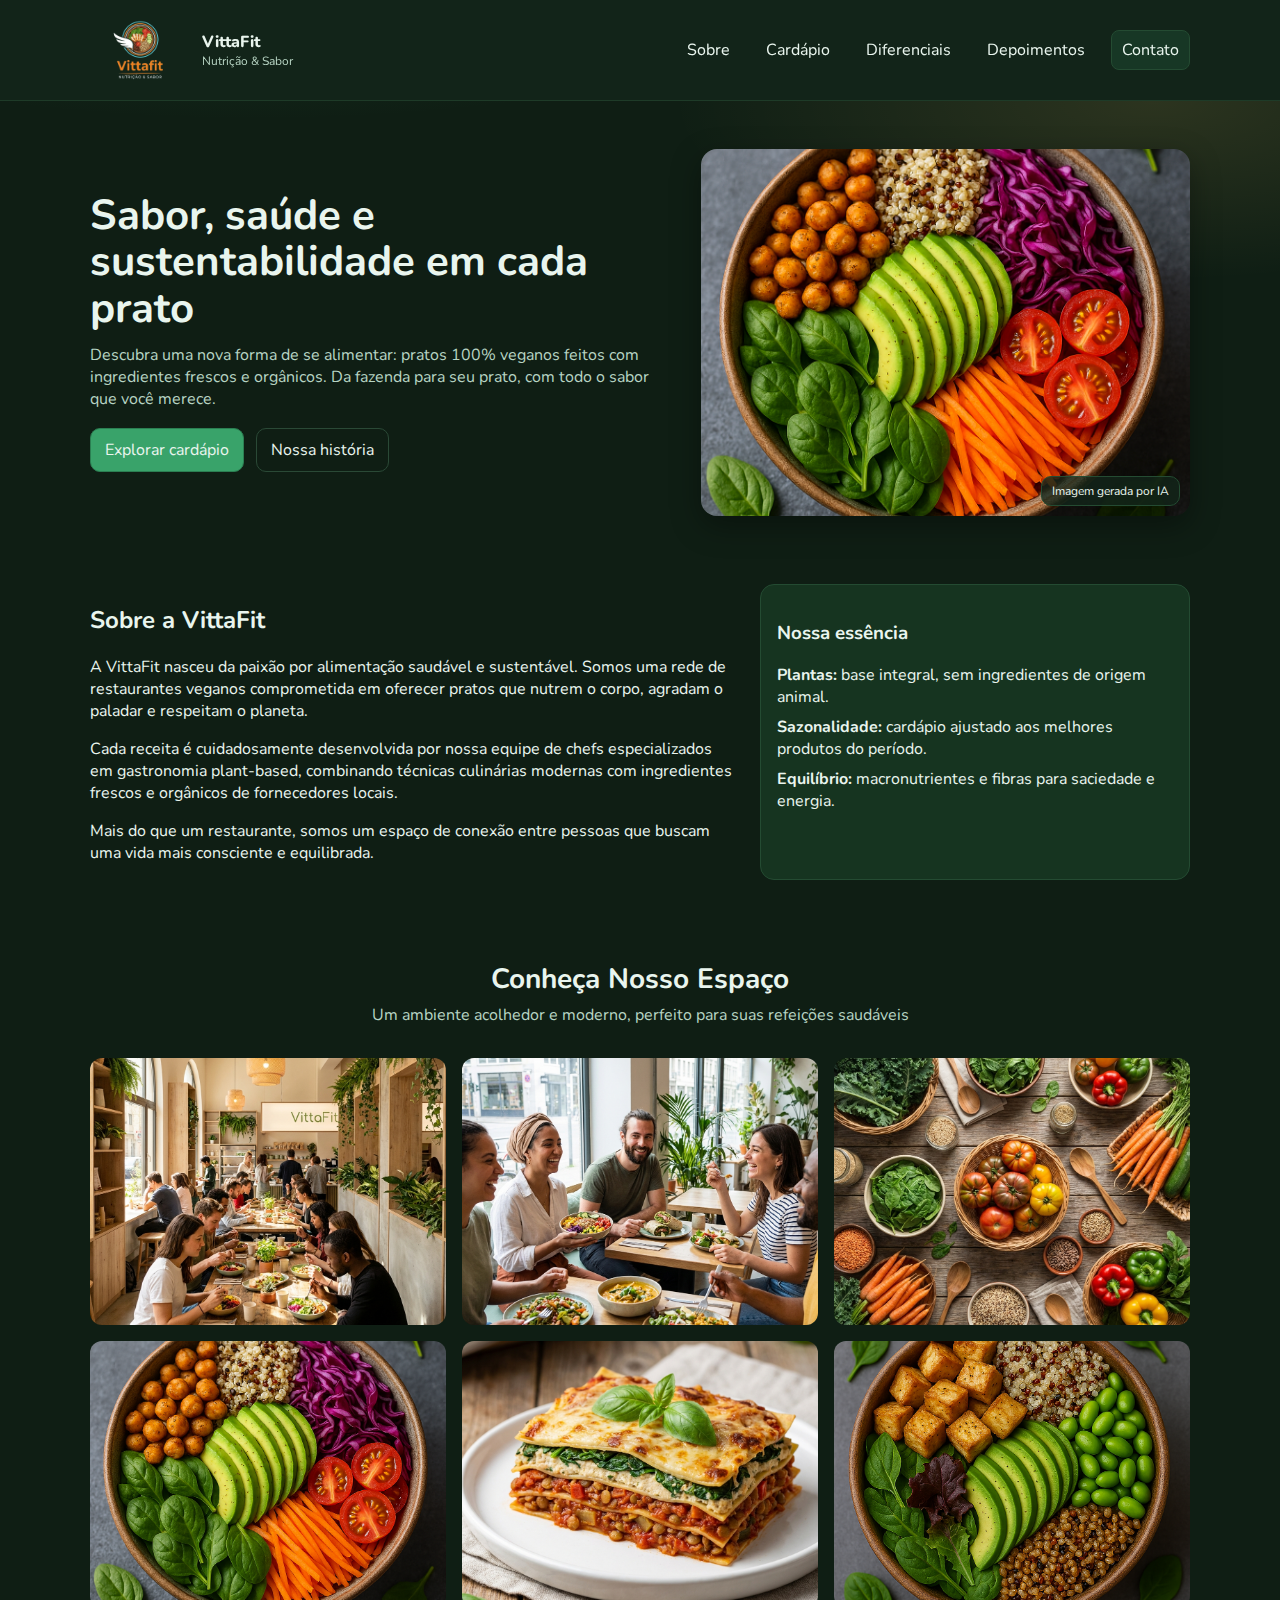
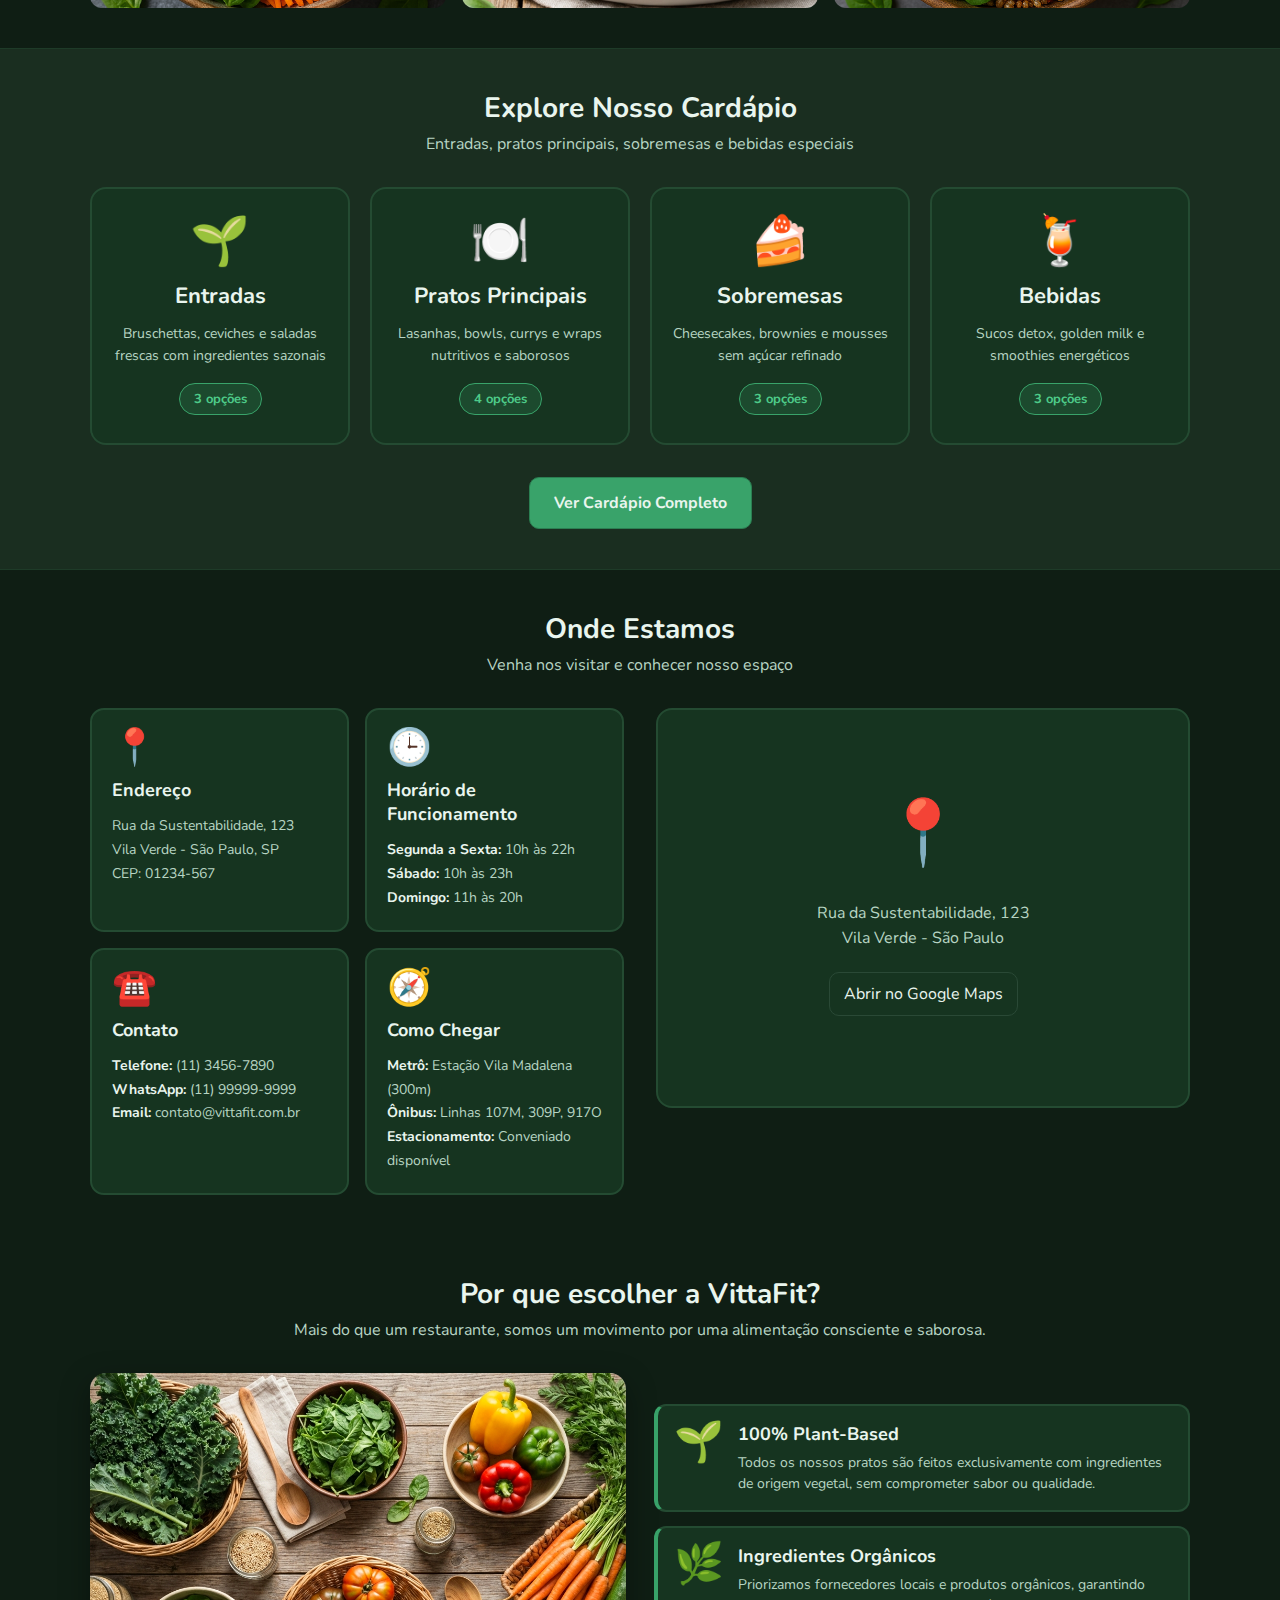
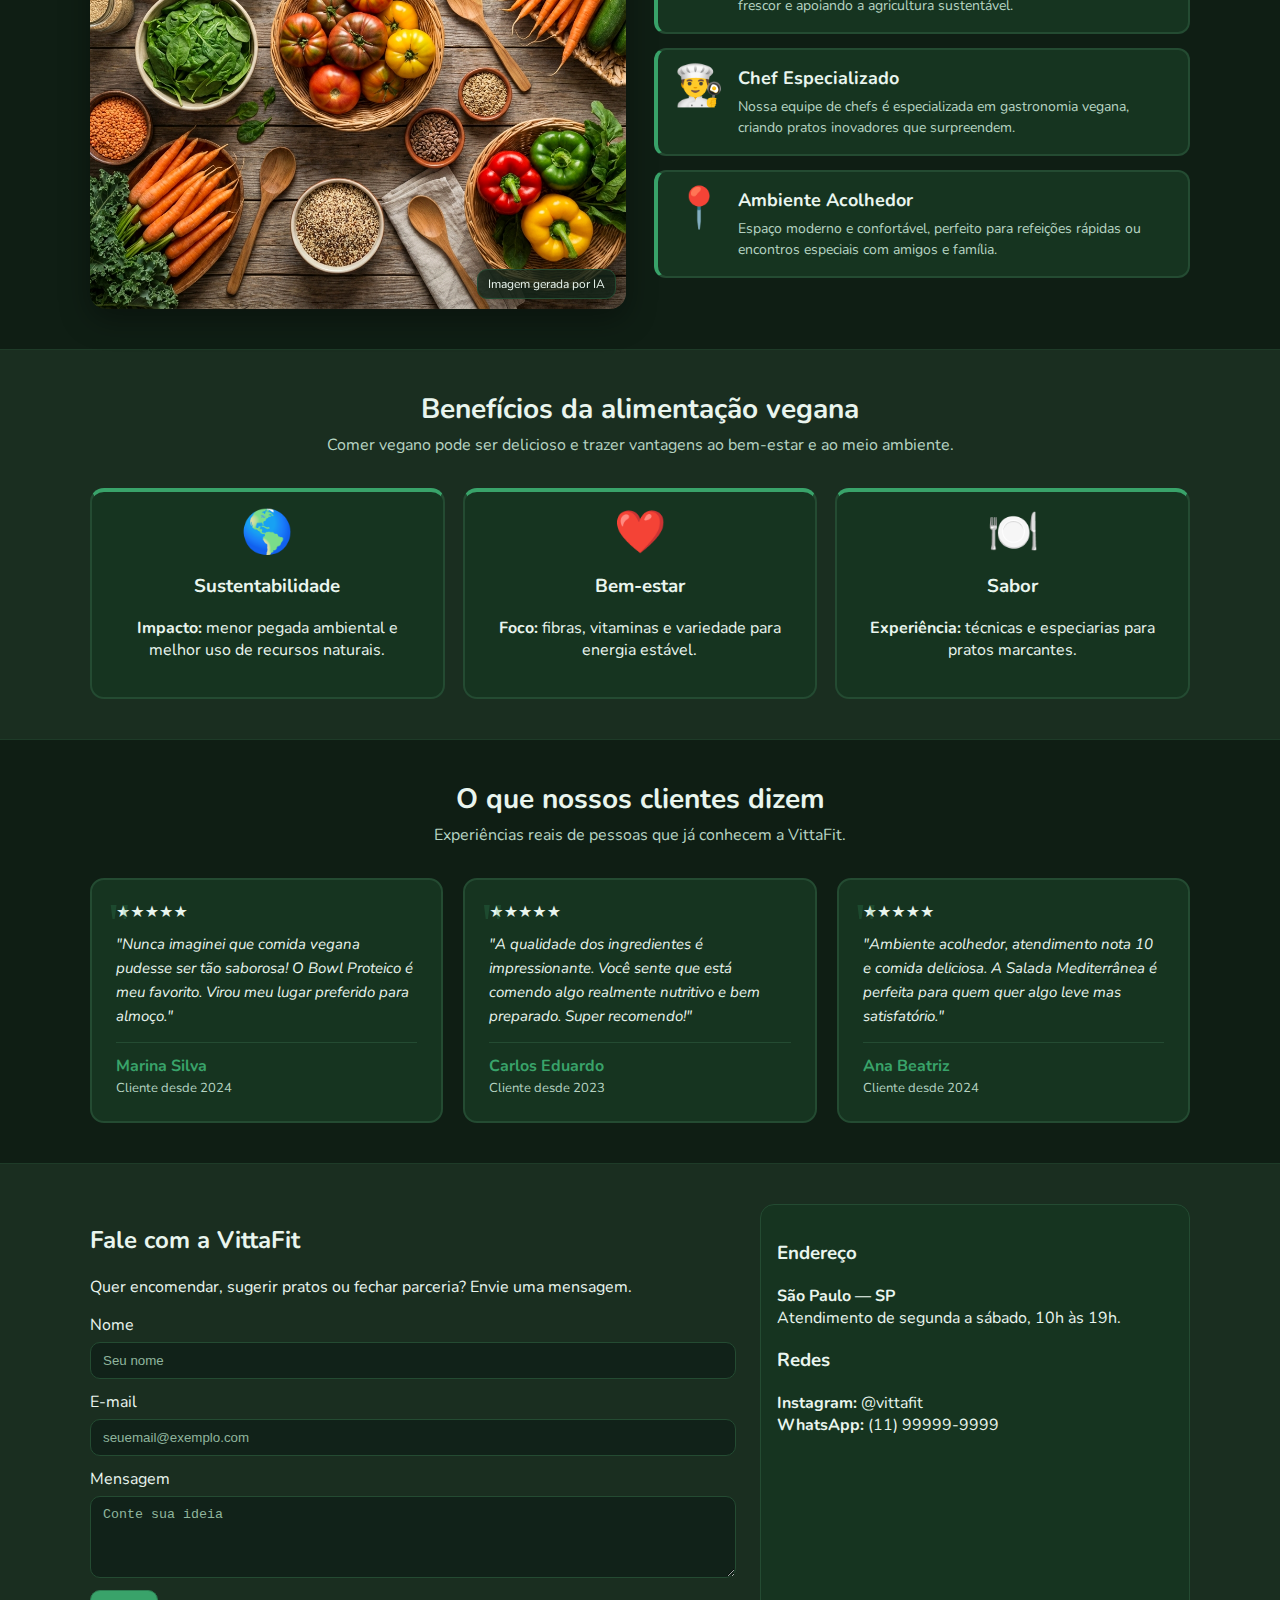
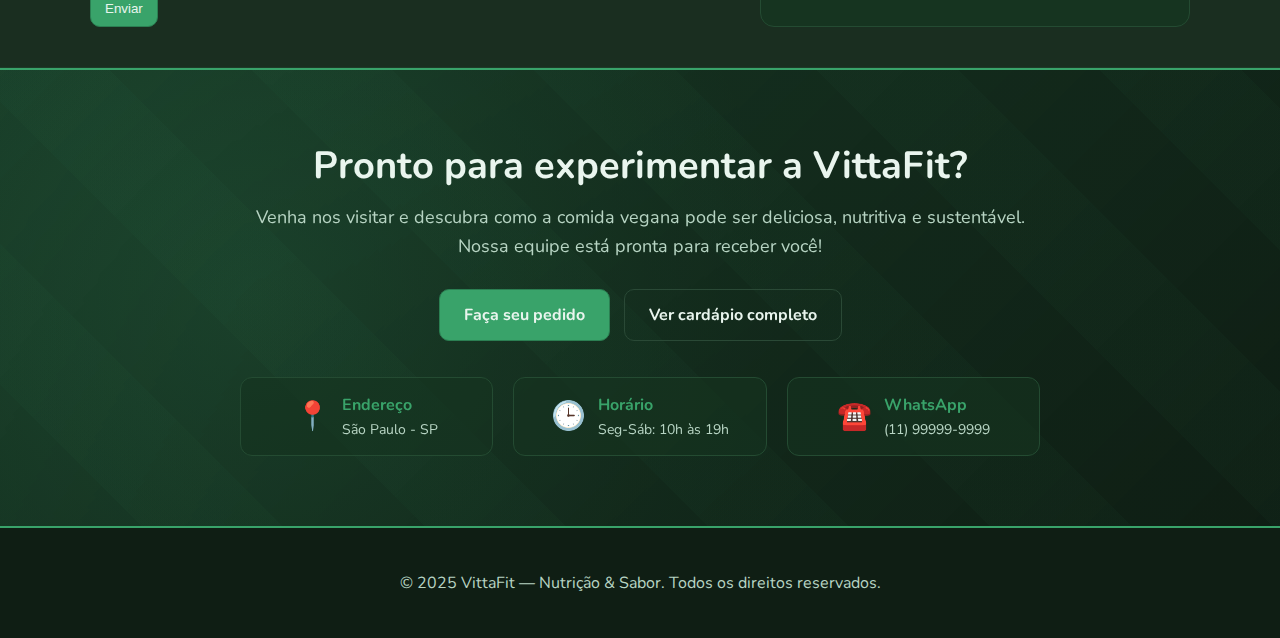
<file: index.html>
﻿<!-- index.html -->
<!DOCTYPE html>
<html lang="pt-BR">

<head>
  <meta charset="UTF-8" />
  <meta name="viewport" content="width=device-width, initial-scale=1" />
  <title>VittaFit - Restaurante Vegano | Nutrição, Sabor e Sustentabilidade</title>
  <meta name="description"
    content="VittaFit é uma rede de restaurantes veganos em São Paulo. Pratos 100% plant-based, ingredientes orgânicos e ambiente acolhedor. Descubra uma alimentação saudável, saborosa e sustentável." />
  <meta name="keywords"
    content="restaurante vegano, comida vegana, alimentação plant-based, VittaFit, São Paulo, comida saudável, sustentável, orgânico" />
  <meta name="author" content="VittaFit" />
  <link rel="stylesheet" href="styles.css" />
  <link rel="preconnect" href="https://fonts.googleapis.com">
  <link rel="preconnect" href="https://fonts.gstatic.com" crossorigin>
  <link href="https://fonts.googleapis.com/css2?family=Nunito:wght@400;700;800&display=swap" rel="stylesheet">
</head>

<body>
  <header class="topbar">
    <div class="container">
      <a class="brand" href="">
        <!-- Substitua pelo seu logo -->
        <div class="logo-circle"></div>
        <div class="brand-text">
          <strong>VittaFit</strong>
          <span>Nutrição & Sabor</span>
        </div>
      </a>
      <nav class="nav">
        <a href="#sobre">Sobre</a>
        <a href="cardapio.html">Cardápio</a>
        <a href="#porque">Diferenciais</a>
        <a href="#depoimentos">Depoimentos</a>
        <a href="#contato" class="btn">Contato</a>
      </nav>

    </div>
  </header>

  <section class="hero">
    <div class="container hero-grid">
      <div class="hero-text">
        <h1>Sabor, saúde e sustentabilidade em cada prato</h1>
        <p>Descubra uma nova forma de se alimentar: pratos 100% veganos feitos com ingredientes frescos e orgânicos. Da
          fazenda para seu prato, com todo o sabor que você merece.
        </p>
        <div class="hero-actions">
          <a href="cardapio.html" class="btn btn-primary">Explorar cardápio</a>
          <a href="#sobre" class="btn btn-outline">Nossa história</a>
        </div>

      </div>
      <div class="hero-image">
        <!-- Imagem gerada por IA (coloque seu arquivo/URL aqui) -->
        <img src="img/bowl.png" alt="Bowl vegano colorido gerado por IA com grãos, folhas e legumes" />
        <span class="img-tag">Imagem gerada por IA</span>
      </div>
    </div>
  </section>

  <section id="sobre" class="section">
    <div class="container">
      <div class="two-col">
        <div>
          <h2>Sobre a VittaFit</h2>
          <p>A VittaFit nasceu da paixão por alimentação saudável e sustentável. Somos uma rede de restaurantes veganos
            comprometida em oferecer pratos que nutrem o corpo, agradam o paladar e respeitam o planeta.</p>
          <p>Cada receita é cuidadosamente desenvolvida por nossa equipe de chefs especializados em gastronomia
            plant-based, combinando técnicas culinárias modernas com ingredientes frescos e orgânicos de fornecedores
            locais.</p>
          <p>Mais do que um restaurante, somos um espaço de conexão entre pessoas que buscam uma vida mais consciente e
            equilibrada.</p>
        </div>
        <div class="card soft">
          <h3>Nossa essência</h3>
          <ul class="list">
            <li><strong>Plantas:</strong> base integral, sem ingredientes de origem animal.</li>
            <li><strong>Sazonalidade:</strong> cardápio ajustado aos melhores produtos do período.</li>
            <li><strong>Equilíbrio:</strong> macronutrientes e fibras para saciedade e energia.</li>
          </ul>
        </div>
      </div>
    </div>
  </section>


  <!-- Galeria de Fotos -->
  <section id="galeria" class="section">
    <div class="container">
      <div class="section-head centered">
        <h2>Conheça Nosso Espaço</h2>
        <p>Um ambiente acolhedor e moderno, perfeito para suas refeições saudáveis</p>
      </div>

      <div class="gallery-grid">
        <div class="gallery-item">
          <img src="img/restaurant.png" alt="Interior do restaurante VittaFit" />
          <div class="gallery-overlay">
            <span>Ambiente Acolhedor</span>
          </div>
        </div>
        <div class="gallery-item">
          <img src="img/customers.png" alt="Clientes felizes na VittaFit" />
          <div class="gallery-overlay">
            <span>Experiência Única</span>
          </div>
        </div>
        <div class="gallery-item">
          <img src="img/ingredients.png" alt="Ingredientes frescos e orgânicos" />
          <div class="gallery-overlay">
            <span>Ingredientes Frescos</span>
          </div>
        </div>
        <div class="gallery-item">
          <img src="img/bowl.png" alt="Pratos coloridos e nutritivos" />
          <div class="gallery-overlay">
            <span>Pratos Vibrantes</span>
          </div>
        </div>
        <div class="gallery-item">
          <img src="img/lasanha.png" alt="Lasanha vegana caseira" />
          <div class="gallery-overlay">
            <span>Receitas Autorais</span>
          </div>
        </div>
        <div class="gallery-item">
          <img src="img/tofu.png" alt="Bowl saudável e balanceado" />
          <div class="gallery-overlay">
            <span>Nutrição Completa</span>
          </div>
        </div>
      </div>
    </div>
  </section>

  <!-- Preview do Cardápio -->
  <section id="cardapio-preview" class="section section-alt">
    <div class="container">
      <div class="section-head centered">
        <h2>Explore Nosso Cardápio</h2>
        <p>Entradas, pratos principais, sobremesas e bebidas especiais</p>
      </div>

      <div class="menu-preview-grid">
        <div class="menu-preview-card">
          <div class="menu-preview-icon">🌱</div>
          <h3>Entradas</h3>
          <p>Bruschettas, ceviches e saladas frescas com ingredientes sazonais</p>
          <span class="menu-preview-count">3 opções</span>
        </div>

        <div class="menu-preview-card">
          <div class="menu-preview-icon">🍽️</div>
          <h3>Pratos Principais</h3>
          <p>Lasanhas, bowls, currys e wraps nutritivos e saborosos</p>
          <span class="menu-preview-count">4 opções</span>
        </div>

        <div class="menu-preview-card">
          <div class="menu-preview-icon">🍰</div>
          <h3>Sobremesas</h3>
          <p>Cheesecakes, brownies e mousses sem açúcar refinado</p>
          <span class="menu-preview-count">3 opções</span>
        </div>

        <div class="menu-preview-card">
          <div class="menu-preview-icon">🍹</div>
          <h3>Bebidas</h3>
          <p>Sucos detox, golden milk e smoothies energéticos</p>
          <span class="menu-preview-count">3 opções</span>
        </div>
      </div>

      <div class="menu-preview-cta">
        <a href="cardapio.html" class="btn btn-primary btn-large">Ver Cardápio Completo</a>
      </div>
    </div>
  </section>

  <!-- Localização -->
  <section id="localizacao" class="section">
    <div class="container">
      <div class="section-head centered">
        <h2>Onde Estamos</h2>
        <p>Venha nos visitar e conhecer nosso espaço</p>
      </div>

      <div class="location-grid">
        <div class="location-info">
          <div class="location-card">
            <div class="location-icon">📍</div>
            <h3>Endereço</h3>
            <p>Rua da Sustentabilidade, 123<br/>
            Vila Verde - São Paulo, SP<br/>
            CEP: 01234-567</p>
          </div>

          <div class="location-card">
            <div class="location-icon">🕒</div>
            <h3>Horário de Funcionamento</h3>
            <p><strong>Segunda a Sexta:</strong> 10h às 22h<br/>
            <strong>Sábado:</strong> 10h às 23h<br/>
            <strong>Domingo:</strong> 11h às 20h</p>
          </div>

          <div class="location-card">
            <div class="location-icon">☎️</div>
            <h3>Contato</h3>
            <p><strong>Telefone:</strong> (11) 3456-7890<br/>
            <strong>WhatsApp:</strong> (11) 99999-9999<br/>
            <strong>Email:</strong> contato@vittafit.com.br</p>
          </div>

          <div class="location-card">
            <div class="location-icon">🧭</div>
            <h3>Como Chegar</h3>
            <p><strong>Metrô:</strong> Estação Vila Madalena (300m)<br/>
            <strong>Ônibus:</strong> Linhas 107M, 309P, 917O<br/>
            <strong>Estacionamento:</strong> Conveniado disponível</p>
          </div>
        </div>

        <div class="location-map">
          <div class="map-placeholder">
            <div class="map-icon">📍</div>
            <p>Rua da Sustentabilidade, 123<br/>Vila Verde - São Paulo</p>
            <a href="https://maps.google.com" target="_blank" class="btn btn-outline">Abrir no Google Maps</a>
          </div>
        </div>
      </div>
    </div>
  </section>
<section id="porque" class="section">
    <div class="container">
      <div class="section-head centered">
        <h2>Por que escolher a VittaFit?</h2>
        <p>Mais do que um restaurante, somos um movimento por uma alimentação consciente e saborosa.</p>
      </div>

      <div class="why-grid">
        <div class="why-image">
          <img src="img/ingredients.png" alt="Ingredientes frescos e orgânicos" />
          <span class="img-tag">Imagem gerada por IA</span>
        </div>
        <div class="why-features">
          <div class="feature-card">
            <div class="feature-icon">🌱</div>
            <div>
              <h3>100% Plant-Based</h3>
              <p>Todos os nossos pratos são feitos exclusivamente com ingredientes de origem vegetal, sem comprometer
                sabor ou qualidade.</p>
            </div>
          </div>
          <div class="feature-card">
            <div class="feature-icon">🌿</div>
            <div>
              <h3>Ingredientes Orgânicos</h3>
              <p>Priorizamos fornecedores locais e produtos orgânicos, garantindo frescor e apoiando a agricultura
                sustentável.</p>
            </div>
          </div>
          <div class="feature-card">
            <div class="feature-icon">👨‍🍳</div>
            <div>
              <h3>Chef Especializado</h3>
              <p>Nossa equipe de chefs é especializada em gastronomia vegana, criando pratos inovadores que surpreendem.
              </p>
            </div>
          </div>
          <div class="feature-card">
            <div class="feature-icon">📍</div>
            <div>
              <h3>Ambiente Acolhedor</h3>
              <p>Espaço moderno e confortável, perfeito para refeições rápidas ou encontros especiais com amigos e
                família.</p>
            </div>
          </div>
        </div>
      </div>
    </div>
  </section>

  <section id="beneficios" class="section section-alt">
    <div class="container">
      <div class="section-head centered">
        <h2>Benefícios da alimentação vegana</h2>
        <p>Comer vegano pode ser delicioso e trazer vantagens ao bem-estar e ao meio ambiente.</p>
      </div>

      <div class="benefits">
        <div class="benefit">
          <div class="icon">🌎</div>
          <h3>Sustentabilidade</h3>
          <p><strong>Impacto:</strong> menor pegada ambiental e melhor uso de recursos naturais.</p>
        </div>
        <div class="benefit">
          <div class="icon">❤️</div>
          <h3>Bem-estar</h3>
          <p><strong>Foco:</strong> fibras, vitaminas e variedade para energia estável.</p>
        </div>
        <div class="benefit">
          <div class="icon">🍽️</div>
          <h3>Sabor</h3>
          <p><strong>Experiência:</strong> técnicas e especiarias para pratos marcantes.</p>
        </div>
      </div>
    </div>
  </section>

  <section id="depoimentos" class="section">
    <div class="container">
      <div class="section-head centered">
        <h2>O que nossos clientes dizem</h2>
        <p>Experiências reais de pessoas que já conhecem a VittaFit.</p>
      </div>

      <div class="testimonials">
        <div class="testimonial-card">
          <div class="stars">★★★★★</div>
          <p class="testimonial-text">"Nunca imaginei que comida vegana pudesse ser tão saborosa! O Bowl Proteico é meu
            favorito. Virou meu lugar preferido para almoço."</p>
          <div class="testimonial-author">
            <strong>Marina Silva</strong>
            <span>Cliente desde 2024</span>
          </div>
        </div>

        <div class="testimonial-card">
          <div class="stars">★★★★★</div>
          <p class="testimonial-text">"A qualidade dos ingredientes é impressionante. Você sente que está comendo algo
            realmente nutritivo e bem preparado. Super recomendo!"</p>
          <div class="testimonial-author">
            <strong>Carlos Eduardo</strong>
            <span>Cliente desde 2023</span>
          </div>
        </div>

        <div class="testimonial-card">
          <div class="stars">★★★★★</div>
          <p class="testimonial-text">"Ambiente acolhedor, atendimento nota 10 e comida deliciosa. A Salada Mediterrânea
            é perfeita para quem quer algo leve mas satisfatório."</p>
          <div class="testimonial-author">
            <strong>Ana Beatriz</strong>
            <span>Cliente desde 2024</span>
          </div>
        </div>
      </div>
    </div>
  </section>

  <section id="contato" class="section section-alt">
    <div class="container">
      <div class="contact">
        <div>
          <h2>Fale com a VittaFit</h2>
          <p>Quer encomendar, sugerir pratos ou fechar parceria? Envie uma mensagem.</p>
          <form class="contact-form" action="#" method="post">
            <div class="form-row">
              <label for="nome">Nome</label>
              <input id="nome" name="nome" type="text" placeholder="Seu nome" required />
            </div>
            <div class="form-row">
              <label for="email">E-mail</label>
              <input id="email" name="email" type="email" placeholder="seuemail@exemplo.com" required />
            </div>
            <div class="form-row">
              <label for="mensagem">Mensagem</label>
              <textarea id="mensagem" name="mensagem" rows="4" placeholder="Conte sua ideia"></textarea>
            </div>
            <button class="btn btn-primary" type="submit">Enviar</button>
          </form>
        </div>
        <aside class="card soft">
          <h3>Endereço</h3>
          <p><strong>São Paulo — SP</strong><br />Atendimento de segunda a sábado, 10h às 19h.</p>
          <h3>Redes</h3>
          <p><strong>Instagram:</strong> @vittafit<br /><strong>WhatsApp:</strong> (11) 99999-9999</p>
        </aside>
      </div>
    </div>
  </section>

  <section class="cta-section">
    <div class="container">
      <div class="cta-content">
        <h2>Pronto para experimentar a VittaFit?</h2>
        <p>Venha nos visitar e descubra como a comida vegana pode ser deliciosa, nutritiva e sustentável. Nossa equipe
          está pronta para receber você!</p>
        <div class="cta-actions">
          <a href="#contato" class="btn btn-primary btn-large">Faça seu pedido</a>
          <a href="#cardapio" class="btn btn-outline btn-large">Ver cardápio completo</a>
        </div>
        <div class="cta-info">
          <div class="info-item">
            <span class="info-icon">📍</span>
            <div>
              <strong>Endereço</strong>
              <p>São Paulo - SP</p>
            </div>
          </div>
          <div class="info-item">
            <span class="info-icon">🕒</span>
            <div>
              <strong>Horário</strong>
              <p>Seg-Sáb: 10h às 19h</p>
            </div>
          </div>
          <div class="info-item">
            <span class="info-icon">☎️</span>
            <div>
              <strong>WhatsApp</strong>
              <p>(11) 99999-9999</p>
            </div>
          </div>
        </div>
      </div>
    </div>
  </section>

  <footer class="footer">
    <div class="container">
      <p>© 2025 VittaFit — Nutrição & Sabor. Todos os direitos reservados.</p>
    </div>
  </footer>

  <!-- Script para filtros do cardápio -->
  <script src="menu.js"></script>
</body>

</html>
</file>
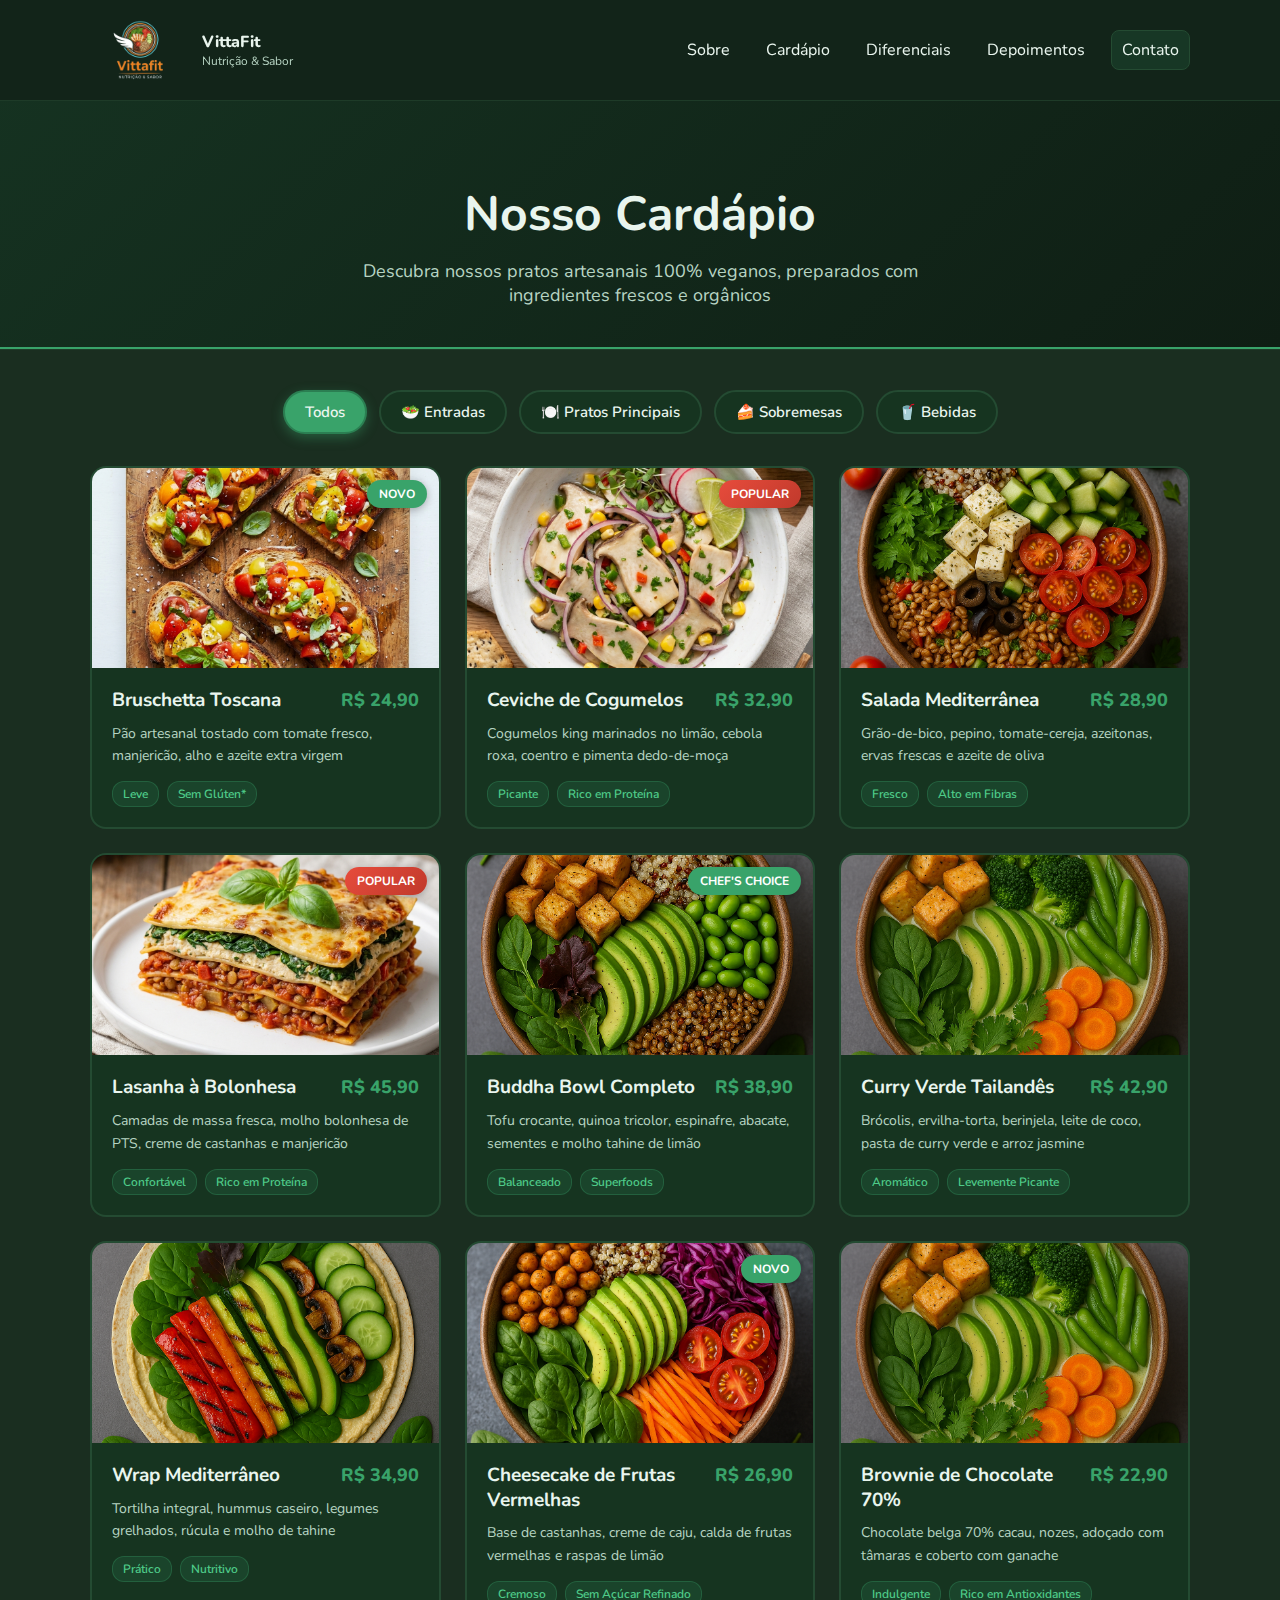
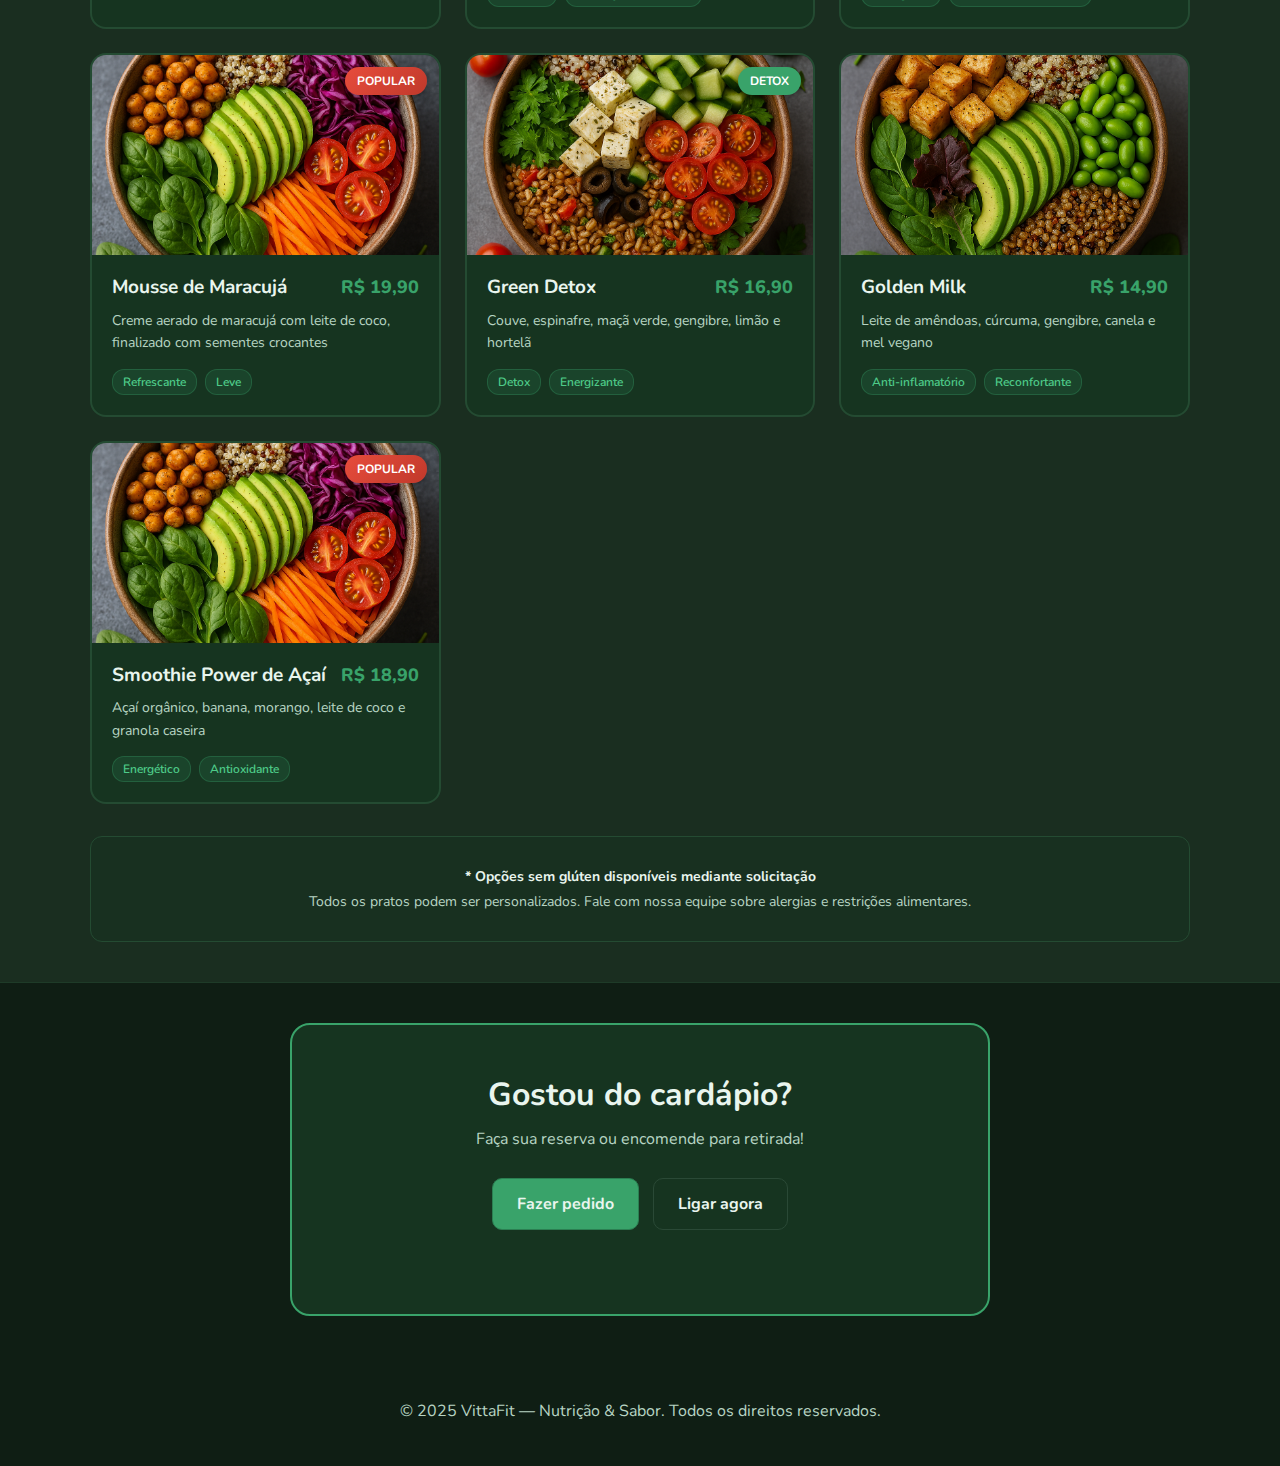
<file: cardapio.html>
<!DOCTYPE html>
<html lang="pt-BR">

<head>
    <meta charset="UTF-8" />
    <meta name="viewport" content="width=device-width, initial-scale=1" />
    <title>Cardápio - VittaFit Restaurante Vegano</title>
    <meta name="description"
        content="Confira nosso cardápio completo com entradas, pratos principais, sobremesas e bebidas 100% veganas. Ingredientes frescos e orgânicos." />
    <meta name="keywords" content="cardápio vegano, menu plant-based, pratos veganos, VittaFit cardápio" />
    <link rel="stylesheet" href="styles.css" />
    <link rel="preconnect" href="https://fonts.googleapis.com">
    <link rel="preconnect" href="https://fonts.gstatic.com" crossorigin>
    <link href="https://fonts.googleapis.com/css2?family=Nunito:wght@400;700;800&display=swap" rel="stylesheet">
</head>

<body>
    <header class="topbar">
        <div class="container">
            <a class="brand" href="index.html">
                <div class="logo-circle"></div>
                <div class="brand-text">
                    <strong>VittaFit</strong>
                    <span>Nutrição & Sabor</span>
                </div>
            </a>
            <nav class="nav">
                <a href="index.html#sobre">Sobre</a>
                <a href="cardapio.html">Cardápio</a>
                <a href="index.html#porque">Diferenciais</a>
                <a href="index.html#depoimentos">Depoimentos</a>
                <a href="index.html#contato" class="btn">Contato</a>
            </nav>
        </div>
    </header>

    <!-- Hero do Cardápio -->
    <section class="page-hero">
        <div class="container">
            <h1>Nosso Cardápio</h1>
            <p>Descubra nossos pratos artesanais 100% veganos, preparados com ingredientes frescos e orgânicos</p>
        </div>
    </section>

    <!-- Cardápio Completo -->
    <section id="cardapio" class="section section-alt">
        <div class="container">
            <!-- Filtros de Categoria -->
            <div class="menu-filters">
                <button class="filter-btn active" data-category="all">Todos</button>
                <button class="filter-btn" data-category="entradas">🥗 Entradas</button>
                <button class="filter-btn" data-category="principais">🍽️ Pratos Principais</button>
                <button class="filter-btn" data-category="sobremesas">🍰 Sobremesas</button>
                <button class="filter-btn" data-category="bebidas">🥤 Bebidas</button>
            </div>

            <div class="menu-grid">
                <!-- ENTRADAS -->
                <article class="menu-item" data-category="entradas">
                    <div class="menu-item-image">
                        <img src="img/bruschetta.png" alt="Bruschetta Vegana" />
                        <span class="menu-badge">Novo</span>
                    </div>
                    <div class="menu-item-info">
                        <div class="menu-item-header">
                            <h3>Bruschetta Toscana</h3>
                            <span class="menu-price">R$ 24,90</span>
                        </div>
                        <p class="menu-description">Pão artesanal tostado com tomate fresco, manjericão, alho e azeite
                            extra virgem</p>
                        <div class="menu-tags">
                            <span class="tag">Leve</span>
                            <span class="tag">Sem Glúten*</span>
                        </div>
                    </div>
                </article>

                <article class="menu-item" data-category="entradas">
                    <div class="menu-item-image">
                        <img src="img/ceviche.png" alt="Ceviche de Cogumelos" />
                        <span class="menu-badge popular">Popular</span>
                    </div>
                    <div class="menu-item-info">
                        <div class="menu-item-header">
                            <h3>Ceviche de Cogumelos</h3>
                            <span class="menu-price">R$ 32,90</span>
                        </div>
                        <p class="menu-description">Cogumelos king marinados no limão, cebola roxa, coentro e pimenta
                            dedo-de-moça</p>
                        <div class="menu-tags">
                            <span class="tag">Picante</span>
                            <span class="tag">Rico em Proteína</span>
                        </div>
                    </div>
                </article>

                <article class="menu-item" data-category="entradas">
                    <div class="menu-item-image">
                        <img src="img/Salada.png" alt="Salada Mediterrânea" />
                    </div>
                    <div class="menu-item-info">
                        <div class="menu-item-header">
                            <h3>Salada Mediterrânea</h3>
                            <span class="menu-price">R$ 28,90</span>
                        </div>
                        <p class="menu-description">Grão-de-bico, pepino, tomate-cereja, azeitonas, ervas frescas e
                            azeite de oliva</p>
                        <div class="menu-tags">
                            <span class="tag">Fresco</span>
                            <span class="tag">Alto em Fibras</span>
                        </div>
                    </div>
                </article>

                <!-- PRATOS PRINCIPAIS -->
                <article class="menu-item" data-category="principais">
                    <div class="menu-item-image">
                        <img src="img/lasanha.png" alt="Lasanha Vegana" />
                        <span class="menu-badge popular">Popular</span>
                    </div>
                    <div class="menu-item-info">
                        <div class="menu-item-header">
                            <h3>Lasanha à Bolonhesa</h3>
                            <span class="menu-price">R$ 45,90</span>
                        </div>
                        <p class="menu-description">Camadas de massa fresca, molho bolonhesa de PTS, creme de castanhas
                            e manjericão</p>
                        <div class="menu-tags">
                            <span class="tag">Confortável</span>
                            <span class="tag">Rico em Proteína</span>
                        </div>
                    </div>
                </article>

                <article class="menu-item" data-category="principais">
                    <div class="menu-item-image">
                        <img src="img/tofu.png" alt="Bowl Proteico" />
                        <span class="menu-badge">Chef's Choice</span>
                    </div>
                    <div class="menu-item-info">
                        <div class="menu-item-header">
                            <h3>Buddha Bowl Completo</h3>
                            <span class="menu-price">R$ 38,90</span>
                        </div>
                        <p class="menu-description">Tofu crocante, quinoa tricolor, espinafre, abacate, sementes e molho
                            tahine de limão</p>
                        <div class="menu-tags">
                            <span class="tag">Balanceado</span>
                            <span class="tag">Superfoods</span>
                        </div>
                    </div>
                </article>

                <article class="menu-item" data-category="principais">
                    <div class="menu-item-image">
                        <img src="img/curry.png" alt="Curry Verde" />
                    </div>
                    <div class="menu-item-info">
                        <div class="menu-item-header">
                            <h3>Curry Verde Tailandês</h3>
                            <span class="menu-price">R$ 42,90</span>
                        </div>
                        <p class="menu-description">Brócolis, ervilha-torta, berinjela, leite de coco, pasta de curry
                            verde e arroz jasmine</p>
                        <div class="menu-tags">
                            <span class="tag">Aromático</span>
                            <span class="tag">Levemente Picante</span>
                        </div>
                    </div>
                </article>

                <article class="menu-item" data-category="principais">
                    <div class="menu-item-image">
                        <img src="img/wrap.png" alt="Wrap Mediterrâneo" />
                    </div>
                    <div class="menu-item-info">
                        <div class="menu-item-header">
                            <h3>Wrap Mediterrâneo</h3>
                            <span class="menu-price">R$ 34,90</span>
                        </div>
                        <p class="menu-description">Tortilha integral, hummus caseiro, legumes grelhados, rúcula e molho
                            de tahine</p>
                        <div class="menu-tags">
                            <span class="tag">Prático</span>
                            <span class="tag">Nutritivo</span>
                        </div>
                    </div>
                </article>

                <!-- SOBREMESAS -->
                <article class="menu-item" data-category="sobremesas">
                    <div class="menu-item-image">
                        <img src="img/bowl.png" alt="Cheesecake Vegano" />
                        <span class="menu-badge">Novo</span>
                    </div>
                    <div class="menu-item-info">
                        <div class="menu-item-header">
                            <h3>Cheesecake de Frutas Vermelhas</h3>
                            <span class="menu-price">R$ 26,90</span>
                        </div>
                        <p class="menu-description">Base de castanhas, creme de caju, calda de frutas vermelhas e raspas
                            de limão</p>
                        <div class="menu-tags">
                            <span class="tag">Cremoso</span>
                            <span class="tag">Sem Açúcar Refinado</span>
                        </div>
                    </div>
                </article>

                <article class="menu-item" data-category="sobremesas">
                    <div class="menu-item-image">
                        <img src="img/curry.png" alt="Brownie Vegano" />
                    </div>
                    <div class="menu-item-info">
                        <div class="menu-item-header">
                            <h3>Brownie de Chocolate 70%</h3>
                            <span class="menu-price">R$ 22,90</span>
                        </div>
                        <p class="menu-description">Chocolate belga 70% cacau, nozes, adoçado com tâmaras e coberto com
                            ganache</p>
                        <div class="menu-tags">
                            <span class="tag">Indulgente</span>
                            <span class="tag">Rico em Antioxidantes</span>
                        </div>
                    </div>
                </article>

                <article class="menu-item" data-category="sobremesas">
                    <div class="menu-item-image">
                        <img src="img/bowl.png" alt="Mousse de Maracujá" />
                        <span class="menu-badge popular">Popular</span>
                    </div>
                    <div class="menu-item-info">
                        <div class="menu-item-header">
                            <h3>Mousse de Maracujá</h3>
                            <span class="menu-price">R$ 19,90</span>
                        </div>
                        <p class="menu-description">Creme aerado de maracujá com leite de coco, finalizado com sementes
                            crocantes</p>
                        <div class="menu-tags">
                            <span class="tag">Refrescante</span>
                            <span class="tag">Leve</span>
                        </div>
                    </div>
                </article>

                <!-- BEBIDAS -->
                <article class="menu-item" data-category="bebidas">
                    <div class="menu-item-image">
                        <img src="img/Salada.png" alt="Suco Verde Detox" />
                        <span class="menu-badge">Detox</span>
                    </div>
                    <div class="menu-item-info">
                        <div class="menu-item-header">
                            <h3>Green Detox</h3>
                            <span class="menu-price">R$ 16,90</span>
                        </div>
                        <p class="menu-description">Couve, espinafre, maçã verde, gengibre, limão e hortelã</p>
                        <div class="menu-tags">
                            <span class="tag">Detox</span>
                            <span class="tag">Energizante</span>
                        </div>
                    </div>
                </article>

                <article class="menu-item" data-category="bebidas">
                    <div class="menu-item-image">
                        <img src="img/tofu.png" alt="Golden Milk" />
                    </div>
                    <div class="menu-item-info">
                        <div class="menu-item-header">
                            <h3>Golden Milk</h3>
                            <span class="menu-price">R$ 14,90</span>
                        </div>
                        <p class="menu-description">Leite de amêndoas, cúrcuma, gengibre, canela e mel vegano</p>
                        <div class="menu-tags">
                            <span class="tag">Anti-inflamatório</span>
                            <span class="tag">Reconfortante</span>
                        </div>
                    </div>
                </article>

                <article class="menu-item" data-category="bebidas">
                    <div class="menu-item-image">
                        <img src="img/bowl.png" alt="Smoothie de Açaí" />
                        <span class="menu-badge popular">Popular</span>
                    </div>
                    <div class="menu-item-info">
                        <div class="menu-item-header">
                            <h3>Smoothie Power de Açaí</h3>
                            <span class="menu-price">R$ 18,90</span>
                        </div>
                        <p class="menu-description">Açaí orgânico, banana, morango, leite de coco e granola caseira</p>
                        <div class="menu-tags">
                            <span class="tag">Energético</span>
                            <span class="tag">Antioxidante</span>
                        </div>
                    </div>
                </article>
            </div>

            <div class="menu-footer">
                <p><strong>* Opções sem glúten disponíveis mediante solicitação</strong></p>
                <p>Todos os pratos podem ser personalizados. Fale com nossa equipe sobre alergias e restrições
                    alimentares.</p>
            </div>
        </div>
    </section>

    <!-- CTA -->
    <section class="section">
        <div class="container">
            <div class="cta-box">
                <h2>Gostou do cardápio?</h2>
                <p>Faça sua reserva ou encomende para retirada!</p>
                <div class="cta-actions">
                    <a href="index.html#contato" class="btn btn-primary btn-large">Fazer pedido</a>
                    <a href="tel:11999999999" class="btn btn-outline btn-large">Ligar agora</a>
                </div>
            </div>
        </div>
    </section>

    <footer class="footer">
        <div class="container">
            <p>© 2025 VittaFit — Nutrição & Sabor. Todos os direitos reservados.</p>
        </div>
    </footer>

    <!-- Script para filtros do cardápio -->
    <script src="menu.js"></script>
</body>

</html>
</file>
<file: styles.css>
/* styles.css */
:root {
  --bg: #0f1e14;
  --bg-alt: #1a2e20;
  --card: #163420;
  --text: #e9f5ee;
  --muted: #b7d4c3;
  --primary: #39a36a;
  --primary-700: #2b7f52;
  --accent: #4ecb89;
  --white: #ffffff;
}

* {
  box-sizing: border-box
}

html,
body {
  margin: 0;
  padding: 0;
  background: var(--bg);
  color: var(--text);
  font-family: "Nunito", system-ui, -apple-system, "Segoe UI", Roboto, Arial, sans-serif;
  scroll-behavior: smooth;
}

.logo-circle {
  background-image: url("img/logo.jpeg");
}

.container {
  width: min(1100px, 92vw);
  margin: 0 auto;
}

.topbar {
  position: sticky;
  top: 0;
  z-index: 50;
  background: rgba(19, 38, 26, 0.8);
  backdrop-filter: blur(8px);
  border-bottom: 1px solid #1e3b28;
}

.topbar .container {
  display: flex;
  align-items: center;
  justify-content: space-between;

}

.brand {
  display: flex;
  align-items: center;
  gap: 12px;
  text-decoration: none;
  color: var(--text);
}

.logo-circle {
  width: 100px;
  height: 100px;
  border-radius: 50%;
  background-image: url("img/logo.png");
  display: grid;
  place-items: center;
  color: #0d0d0d;
  background-position: center;
  background-repeat: no-repeat;
  background-size: cover;
}

.brand-text strong {
  font-weight: 800;
  letter-spacing: 0.2px;
}

.brand-text span {
  display: block;
  font-size: 12px;
  color: var(--muted);
}

.nav {
  display: flex;
  align-items: center;
  gap: 16px;
}

.nav a {
  color: var(--text);
  text-decoration: none;
  padding: 8px 10px;
  border-radius: 8px;
}

.nav a:hover {
  background: #173725
}

.nav .btn {
  background: #173725;
  border: 1px solid #244b32
}

.nav .btn:hover {
  background: #1c402b
}

.hero {
  padding: 48px 0 28px;
  background:
    radial-gradient(1200px 400px at 20% -50%, rgba(57, 163, 106, 0.25), transparent 60%),
    radial-gradient(800px 300px at 90% 0%, rgba(255, 211, 110, 0.12), transparent 60%);
}

.hero-grid {
  display: grid;
  grid-template-columns: 1.2fr 1fr;
  gap: 24px;
  align-items: center;
}

.hero h1 {
  font-size: clamp(28px, 6vw, 42px);
  line-height: 1.1;
  margin: 0 0 12px;
}

.hero p {
  color: var(--muted);
  margin: 0 0 18px
}

.hero-actions {
  display: flex;
  gap: 12px;
  flex-wrap: wrap
}

.btn {
  display: inline-block;
  padding: 10px 14px;
  border-radius: 10px;
  border: 1px solid #2a4936;
  color: var(--text);
  text-decoration: none;
  transition: transform .06s ease, background .2s;
}

.btn:hover {
  transform: translateY(-1px)
}

.btn-primary {
  background: var(--primary);
  border-color: var(--primary-700)
}

.btn-primary:hover {
  background: var(--primary-700)
}

.btn-outline {
  background: transparent
}

.hero-image {
  position: relative;
  border-radius: 16px;
  overflow: hidden;
  box-shadow: 0 10px 30px rgba(0, 0, 0, 0.35);
}

.hero-image img {
  width: 100%;
  height: 100%;
  display: block;
  object-fit: cover;
  aspect-ratio: 4/3;
  filter: saturate(1.05) contrast(1.02);
}

.img-tag {
  position: absolute;
  bottom: 10px;
  right: 10px;
  background: rgba(19, 38, 26, 0.8);
  color: var(--text);
  padding: 6px 10px;
  font-size: 12px;
  border: 1px solid #244b32;
  border-radius: 10px;
}

.section {
  padding: 40px 0;
}

.section-alt {
  background: var(--bg-alt);
  border-top: 1px solid #1e3b28;
  border-bottom: 1px solid #1e3b28;
}

.section-head h2 {
  margin: 0 0 6px;
  font-size: 28px;
}

.section-head p {
  margin: 0 0 18px;
  color: var(--muted);
}

.two-col {
  display: grid;
  grid-template-columns: 1.2fr .8fr;
  gap: 24px;
}

.card.soft {
  background: var(--card);
  border: 1px solid #244b32;
  border-radius: 14px;
  padding: 16px;
}

.list {
  margin: 10px 0 0;
  padding: 0;
  list-style: none;
}

.list li {
  margin: 8px 0
}

.grid {
  display: grid;
  grid-template-columns: repeat(4, 1fr);
  gap: 18px;
}

.dish-card {
  background: var(--card);
  border: 2px solid #244b32;
  border-radius: 14px;
  overflow: hidden;
  position: relative;
  transition: transform 0.3s ease, box-shadow 0.3s ease;
}

.dish-card:hover {
  transform: translateY(-6px);
  box-shadow: 0 10px 28px rgba(57, 163, 106, 0.3);
}

.dish-card img {
  width: 100%;
  height: 180px;
  object-fit: cover;
  display: block;
  transition: transform 0.3s ease;
}

.dish-card:hover img {
  transform: scale(1.05);
}

.dish-info {
  padding: 12px 12px 14px;
}

.dish-info h3 {
  margin: 0 0 6px;
  font-size: 18px;
}

.dish-info p {
  margin: 0;
  color: var(--muted);
}

/* ===== NOVO CARDÁPIO DINÂMICO ===== */

/* Filtros de Categoria */
.menu-filters {
  display: flex;
  gap: 12px;
  justify-content: center;
  flex-wrap: wrap;
  margin: 0 0 32px;
}

.filter-btn {
  padding: 10px 20px;
  border: 2px solid #244b32;
  background: var(--card);
  color: var(--text);
  border-radius: 25px;
  font-size: 15px;
  font-weight: 600;
  cursor: pointer;
  transition: all 0.3s ease;
  font-family: inherit;
}

.filter-btn:hover {
  background: var(--primary);
  border-color: var(--primary);
  transform: translateY(-2px);
}

.filter-btn.active {
  background: var(--primary);
  border-color: var(--primary-700);
  box-shadow: 0 4px 12px rgba(57, 163, 106, 0.4);
}

/* Grid do Menu */
.menu-grid {
  display: grid;
  grid-template-columns: repeat(auto-fill, minmax(320px, 1fr));
  gap: 24px;
  margin-bottom: 32px;
}

/* Menu Item Card */
.menu-item {
  background: var(--card);
  border: 2px solid #244b32;
  border-radius: 16px;
  overflow: hidden;
  transition: all 0.3s ease;
  opacity: 1;
  transform: scale(1);
  animation: fadeIn 0.5s ease;
}

.menu-item:hover {
  transform: translateY(-6px);
  box-shadow: 0 12px 32px rgba(57, 163, 106, 0.3);
  border-color: var(--primary);
}

.menu-item.hidden {
  display: none;
}

@keyframes fadeIn {
  from {
    opacity: 0;
    transform: translateY(10px);
  }

  to {
    opacity: 1;
    transform: translateY(0);
  }
}

/* Imagem do Item */
.menu-item-image {
  position: relative;
  width: 100%;
  height: 200px;
  overflow: hidden;
}

.menu-item-image img {
  width: 100%;
  height: 100%;
  object-fit: cover;
  transition: transform 0.4s ease;
}

.menu-item:hover .menu-item-image img {
  transform: scale(1.1);
}

/* Menu Badge */
.menu-badge {
  position: absolute;
  top: 12px;
  right: 12px;
  background: var(--primary);
  color: var(--white);
  padding: 6px 12px;
  border-radius: 20px;
  font-size: 12px;
  font-weight: 700;
  text-transform: uppercase;
  box-shadow: 0 2px 8px rgba(0, 0, 0, 0.3);
}

.menu-badge.popular {
  background: linear-gradient(135deg, #e74c3c 0%, #c0392b 100%);
}

/* Info do Item */
.menu-item-info {
  padding: 20px;
}

.menu-item-header {
  display: flex;
  justify-content: space-between;
  align-items: flex-start;
  margin-bottom: 10px;
  gap: 12px;
}

.menu-item-header h3 {
  margin: 0;
  font-size: 19px;
  color: var(--text);
  flex: 1;
  line-height: 1.3;
}

.menu-price {
  font-size: 18px;
  font-weight: 800;
  color: var(--primary);
  white-space: nowrap;
}

.menu-description {
  margin: 0 0 14px;
  color: var(--muted);
  font-size: 14px;
  line-height: 1.6;
}

/* Tags Nutricionais */
.menu-tags {
  display: flex;
  gap: 8px;
  flex-wrap: wrap;
}

.tag {
  display: inline-block;
  padding: 4px 10px;
  background: rgba(57, 163, 106, 0.15);
  border: 1px solid rgba(57, 163, 106, 0.3);
  border-radius: 12px;
  font-size: 12px;
  color: var(--accent);
  font-weight: 600;
}

/* Footer do Menu */
.menu-footer {
  text-align: center;
  padding: 24px;
  background: rgba(22, 52, 32, 0.4);
  border: 1px solid #244b32;
  border-radius: 12px;
  margin-top: 20px;
}

.menu-footer p {
  margin: 6px 0;
  color: var(--muted);
  font-size: 14px;
}

.menu-footer strong {
  color: var(--text);
}

.benefits {
  display: grid;
  grid-template-columns: repeat(3, 1fr);
  gap: 18px;
}

.benefit {
  background: var(--card);
  border: 2px solid #244b32;
  border-top: 4px solid var(--primary);
  border-radius: 14px;
  padding: 20px;
  text-align: center;
  transition: transform 0.3s ease, box-shadow 0.3s ease, border-top-color 0.3s ease;
}

.benefit:hover {
  transform: translateY(-5px);
  box-shadow: 0 8px 24px rgba(57, 163, 106, 0.25);
  border-top-color: var(--accent);
}

.benefit .icon {
  font-size: 42px;
  line-height: 1;
  margin-bottom: 12px;
}

.contact {
  display: grid;
  grid-template-columns: 1.2fr .8fr;
  gap: 24px;
}

.contact-form .form-row {
  display: flex;
  flex-direction: column;
  gap: 6px;
  margin-bottom: 12px;
}

.contact-form input,
.contact-form textarea {
  background: #112219;
  border: 1px solid #244b32;
  color: var(--text);
  border-radius: 10px;
  padding: 10px 12px;
}

.contact-form input::placeholder,
.contact-form textarea::placeholder {
  color: #8fb59d;
}

.footer {
  padding: 28px 0;
  text-align: center;
  color: var(--muted);
}

/* Estilo para seção centralizada */
.section-head.centered {
  text-align: center;
  max-width: 700px;
  margin: 0 auto 32px;
}

/* Seção "Por que VittaFit?" */
.why-grid {
  display: grid;
  grid-template-columns: 1fr 1fr;
  gap: 28px;
  align-items: center;
}

.why-image {
  position: relative;
  border-radius: 16px;
  overflow: hidden;
  box-shadow: 0 10px 30px rgba(0, 0, 0, 0.35);
}

.why-image img {
  width: 100%;
  height: 100%;
  display: block;
  object-fit: cover;
  aspect-ratio: 1/1;
  filter: saturate(1.05) contrast(1.02);
}

.why-features {
  display: flex;
  flex-direction: column;
  gap: 14px;
}

.feature-card {
  display: flex;
  gap: 14px;
  background: var(--card);
  border: 2px solid #244b32;
  border-left: 4px solid var(--primary);
  border-radius: 12px;
  padding: 16px;
  transition: transform 0.3s ease, box-shadow 0.3s ease, border-left-color 0.3s ease;
}

.feature-card:hover {
  transform: translateX(4px);
  box-shadow: 0 6px 20px rgba(57, 163, 106, 0.3);
  border-left-color: var(--accent);
}

.feature-icon {
  font-size: 40px;
  line-height: 1;
  flex-shrink: 0;
}

.feature-card h3 {
  margin: 0 0 6px;
  font-size: 18px;
  color: var(--text);
}

.feature-card p {
  margin: 0;
  color: var(--muted);
  font-size: 14px;
  line-height: 1.5;
}

/* Seção de Depoimentos */
.testimonials {
  display: grid;
  grid-template-columns: repeat(3, 1fr);
  gap: 20px;
}

.testimonial-card {
  background: var(--card);
  border: 2px solid #244b32;
  border-radius: 14px;
  padding: 24px;
  position: relative;
  transition: transform 0.3s ease, box-shadow 0.3s ease;
}

.testimonial-card::before {
  content: '"';
  position: absolute;
  top: 10px;
  left: 15px;
  font-size: 60px;
  color: var(--primary);
  opacity: 0.2;
  font-family: Georgia, serif;
}

.testimonial-card:hover {
  transform: translateY(-4px);
  box-shadow: 0 8px 24px rgba(57, 163, 106, 0.3);
}

.stars {
  font-size: 16px;
  margin-bottom: 12px;
  line-height: 1;
}

.testimonial-text {
  color: var(--text);
  font-style: italic;
  margin: 0 0 14px;
  line-height: 1.6;
  font-size: 15px;
}

.testimonial-author {
  display: flex;
  flex-direction: column;
  gap: 2px;
  padding-top: 12px;
  border-top: 1px solid #244b32;
}

.testimonial-author strong {
  color: var(--primary);
  font-weight: 700;
}

.testimonial-author span {
  color: var(--muted);
  font-size: 13px;
}

/* Seção CTA */
.cta-section {
  padding: 70px 0;
  background:
    linear-gradient(135deg, rgba(57, 163, 106, 0.2) 0%, rgba(15, 30, 20, 0.95) 100%),
    radial-gradient(circle at 20% 50%, rgba(78, 203, 137, 0.15), transparent 50%);
  border-top: 2px solid var(--primary);
  border-bottom: 2px solid var(--primary);
  position: relative;
}

.cta-section::before {
  content: '';
  position: absolute;
  top: 0;
  left: 0;
  right: 0;
  bottom: 0;
  background: repeating-linear-gradient(45deg,
      transparent,
      transparent 100px,
      rgba(57, 163, 106, 0.03) 100px,
      rgba(57, 163, 106, 0.03) 200px);
  pointer-events: none;
}

.cta-content {
  text-align: center;
  max-width: 800px;
  margin: 0 auto;
  position: relative;
  z-index: 1;
}

.cta-content h2 {
  font-size: clamp(28px, 5vw, 38px);
  margin: 0 0 12px;
  color: var(--text);
}

.cta-content>p {
  color: var(--muted);
  margin: 0 0 28px;
  font-size: 18px;
  line-height: 1.6;
}

.cta-actions {
  display: flex;
  gap: 14px;
  justify-content: center;
  flex-wrap: wrap;
  margin-bottom: 36px;
}

.btn-large {
  padding: 14px 24px;
  font-size: 16px;
  font-weight: 700;
}

.cta-info {
  display: grid;
  grid-template-columns: repeat(3, 1fr);
  gap: 20px;
  margin-top: 36px;
}

.info-item {
  display: flex;
  gap: 12px;
  align-items: center;
  justify-content: center;
  background: rgba(22, 52, 32, 0.6);
  border: 1px solid #244b32;
  border-radius: 12px;
  padding: 16px;
}

.info-icon {
  font-size: 28px;
  line-height: 1;
}

.info-item div {
  text-align: left;
}

.info-item strong {
  display: block;
  color: var(--primary);
  font-weight: 700;
  margin-bottom: 4px;
}

.info-item p {
  margin: 0;
  color: var(--muted);
  font-size: 14px;
}

/* Animações suaves */
@keyframes fadeInUp {
  from {
    opacity: 0;
    transform: translateY(20px);
  }

  to {
    opacity: 1;
    transform: translateY(0);
  }
}

.section {
  animation: fadeInUp 0.6s ease-out;
}


/* Responsivo */
@media (max-width: 980px) {

  .hero-grid,
  .two-col,
  .grid,
  .benefits,
  .contact,
  .why-grid,
  .testimonials,
  .cta-info {
    grid-template-columns: 1fr 1fr;
  }

  .grid {
    grid-template-columns: 1fr 1fr
  }
}

@media (max-width: 640px) {

  .hero-grid,
  .two-col,
  .benefits,
  .contact,
  .why-grid,
  .testimonials,
  .cta-info {
    grid-template-columns: 1fr;
  }

  .grid {
    grid-template-columns: 1fr
  }

  .nav {
    display: none
  }

  /* simplifica no mobile */

  .feature-card {
    flex-direction: column;
    text-align: center;
  }

  .menu-grid {
    grid-template-columns: 1fr;
  }

  .menu-filters {
    gap: 8px;
  }

  .filter-btn {
    font-size: 13px;
    padding: 8px 14px;
  }
}/* =======================
   ESTILOS PARA NOVAS SEÇÕES
   ======================= */

/* Hero de Página Interna */
.page-hero {
    padding: 80px 0 40px;
    background: linear-gradient(135deg, rgba(57, 163, 106, 0.15) 0%, rgba(15, 30, 20, 0.9) 100%);
    text-align: center;
    border-bottom: 2px solid var(--primary);
}

.page-hero h1 {
    font-size: clamp(32px, 6vw, 48px);
    margin: 0 0 12px;
    color: var(--text);
}

.page-hero p {
    font-size: 18px;
    color: var(--muted);
    margin: 0;
    max-width: 600px;
    margin: 0 auto;
}

/* Galeria de Fotos */
.gallery-grid {
    display: grid;
    grid-template-columns: repeat(3, 1fr);
    gap: 16px;
}

.gallery-item {
    position: relative;
    overflow: hidden;
    border-radius: 12px;
    aspect-ratio: 4/3;
    cursor: pointer;
    transition: transform 0.3s ease;
}

.gallery-item:hover {
    transform: scale(1.02);
}

.gallery-item img {
    width: 100%;
    height: 100%;
    object-fit: cover;
    display: block;
    transition: transform 0.4s ease;
}

.gallery-item:hover img {
    transform: scale(1.1);
}

.gallery-overlay {
    position: absolute;
    bottom: 0;
    left: 0;
    right: 0;
    background: linear-gradient(to top, rgba(0, 0, 0, 0.8) 0%, transparent 100%);
    padding: 16px;
    transform: translateY(100%);
    transition: transform 0.3s ease;
}

.gallery-item:hover .gallery-overlay {
    transform: translateY(0);
}

.gallery-overlay span {
    color: var(--white);
    font-weight: 700;
    font-size: 16px;
}

/* Preview do Cardápio */
.menu-preview-grid {
    display: grid;
    grid-template-columns: repeat(4, 1fr);
    gap: 20px;
    margin-bottom: 32px;
}

.menu-preview-card {
    background: var(--card);
    border: 2px solid #244b32;
    border-radius: 16px;
    padding: 28px 20px;
    text-align: center;
    transition: all 0.3s ease;
}

.menu-preview-card:hover {
    transform: translateY(-8px);
    border-color: var(--primary);
    box-shadow: 0 12px 32px rgba(57, 163, 106, 0.3);
}

.menu-preview-icon {
    font-size: 48px;
    margin-bottom: 16px;
    line-height: 1;
}

.menu-preview-card h3 {
    margin: 0 0 12px;
    color: var(--text);
    font-size: 22px;
}

.menu-preview-card p {
    margin: 0 0 16px;
    color: var(--muted);
    font-size: 14px;
    line-height: 1.6;
}

.menu-preview-count {
    display: inline-block;
    padding: 6px 14px;
    background: rgba(57, 163, 106, 0.2);
    border: 1px solid var(--primary);
    border-radius: 20px;
    font-size: 13px;
    font-weight: 700;
    color: var(--accent);
}

.menu-preview-cta {
    text-align: center;
    margin-top: 32px;
}

/* Localização */
.location-grid {
    display: grid;
    grid-template-columns: 1fr 1fr;
    gap: 32px;
    align-items: start;
}

.location-info {
    display: grid;
    grid-template-columns: repeat(2, 1fr);
    gap: 16px;
}

.location-card {
    background: var(--card);
    border: 2px solid #244b32;
    border-radius: 14px;
    padding: 20px;
    transition: all 0.3s ease;
}

.location-card:hover {
    border-color: var(--primary);
    transform: translateY(-4px);
    box-shadow: 0 8px 20px rgba(57, 163, 106, 0.2);
}

.location-icon {
    font-size: 36px;
    margin-bottom: 12px;
    line-height: 1;
}

.location-card h3 {
    margin: 0 0 12px;
    font-size: 18px;
    color: var(--text);
}

.location-card p {
    margin: 0;
    color: var(--muted);
    font-size: 14px;
    line-height: 1.7;
}

.location-card strong {
    color: var(--text);
    font-weight: 700;
}

.location-map {
    position: sticky;
    top: 100px;
}

.map-placeholder {
    background: var(--card);
    border: 2px solid #244b32;
    border-radius: 16px;
    padding: 60px 32px;
    text-align: center;
    min-height: 400px;
    display: flex;
    flex-direction: column;
    justify-content: center;
    align-items: center;
    gap: 20px;
}

.map-icon {
    font-size: 64px;
    line-height: 1;
    margin-bottom: 16px;
}

.map-placeholder p {
    margin: 0;
    color: var(--muted);
    font-size: 16px;
    line-height: 1.6;
}

/* CTA Box */
.cta-box {
    background: var(--card);
    border: 2px solid var(--primary);
    border-radius: 20px;
    padding: 48px 32px;
    text-align: center;
    max-width: 700px;
    margin: 0 auto;
}

.cta-box h2 {
    margin: 0 0 12px;
    font-size: clamp(24px, 4vw, 32px);
    color: var(--text);
}

.cta-box p {
    margin: 0 0 28px;
    color: var(--muted);
    font-size: 16px;
}

/* Responsividade para Novas Seções */
@media (max-width: 980px) {
    .gallery-grid {
        grid-template-columns: repeat(2, 1fr);
    }

    .menu-preview-grid {
        grid-template-columns: repeat(2, 1fr);
    }

    .location-grid {
        grid-template-columns: 1fr;
    }

    .location-info {
        grid-template-columns: 1fr;
    }

    .location-map {
        position: relative;
        top: 0;
    }
}

@media (max-width: 640px) {
    .gallery-grid {
        grid-template-columns: 1fr;
    }

    .menu-preview-grid {
        grid-template-columns: 1fr;
    }
}
</file>
